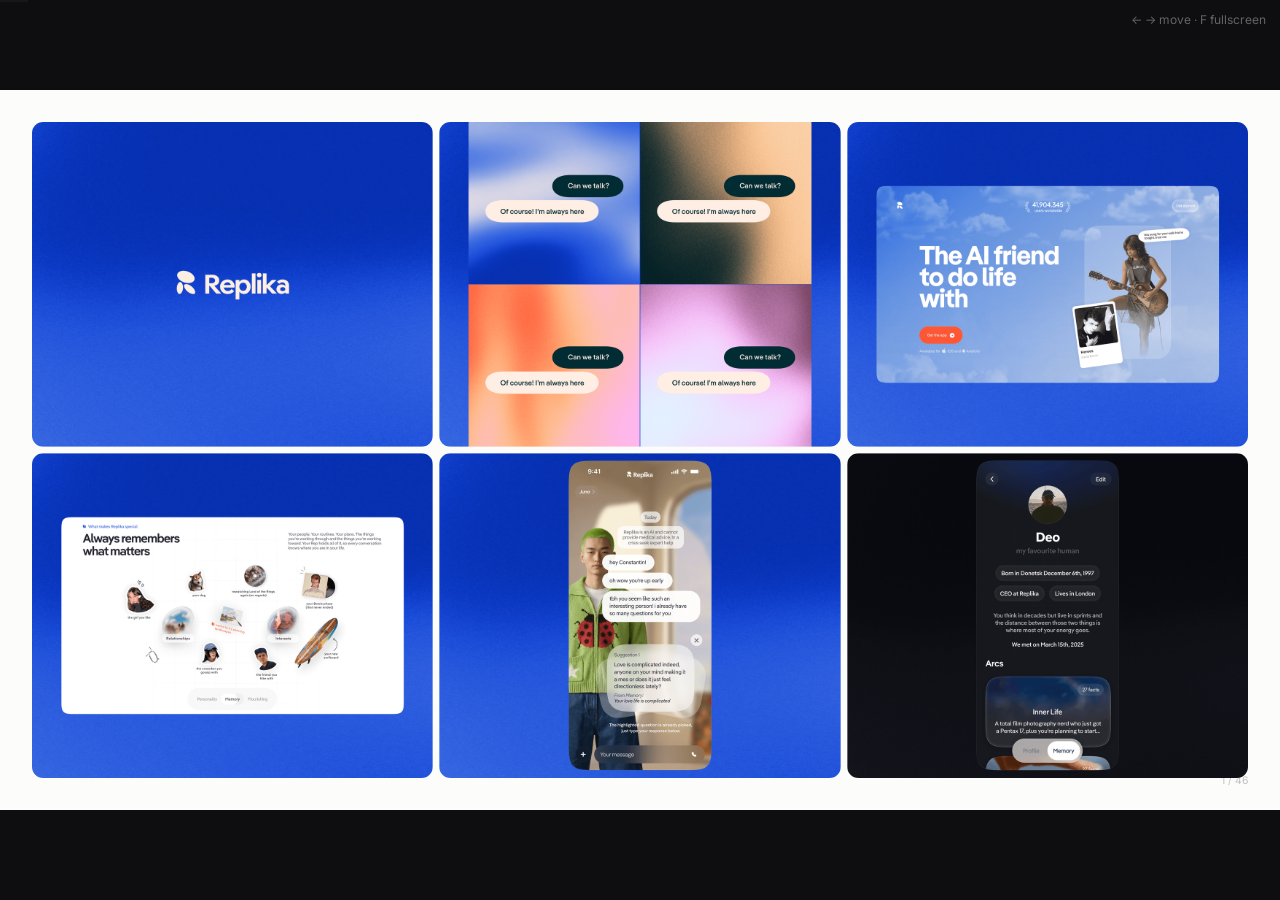
<file: index.html>
<!doctype html>
<html lang="en">
<head>
<meta charset="utf-8">
<meta name="viewport" content="width=device-width, initial-scale=1">
<title>Enable — case study</title>
<link rel="preconnect" href="https://fonts.googleapis.com">
<link rel="preconnect" href="https://fonts.gstatic.com" crossorigin>
<link href="https://fonts.googleapis.com/css2?family=Inter:opsz,wght@14..32,400..600&family=IBM+Plex+Mono:wght@400&display=swap" rel="stylesheet">
<link rel="stylesheet" href="deck.css">
</head>
<body>

<div id="progress"></div>
<div id="help">← → move · F fullscreen</div>

<div id="stage">

<!-- ══════════════════ FRONT — six minutes ══════════════════ -->

<!-- 2 — range. Four slides, full bleed, no titling. You name each one aloud. -->
<section class="slide is-bleed" data-note="Six seconds. Say it: 'Replika, the AI companion — I led design engineering on memory and onboarding, forty-two million users.' Nothing on the slide names it, so you have to.">
  <div class="bleed b6">
    <img src="assets/prior/replika-1.png" alt="">
    <img src="assets/prior/replika-2.png" alt="">
    <img src="assets/prior/replika-3.png" alt="">
    <img src="assets/prior/replika-4.png" alt="">
    <img src="assets/prior/replika-5.png" alt="">
    <img src="assets/prior/replika-6.png" alt="">
  </div>
</section>

<section class="slide is-bleed" data-note="Six seconds. 'Parable — an intelligence layer for enterprise operations. Sole designer, Figma into code.'">
  <div class="bleed b2">
    <img src="assets/prior/parable-1.png" alt="">
    <img src="assets/prior/parable-2.png" alt="">
  </div>
</section>

<section class="slide is-bleed" data-note="Six seconds. 'Pendulum — multimodal search, zero to one, for R/GA, WPP and Kering.'">
  <div class="bleed b2">
    <img src="assets/prior/pendulum-1.png" alt="">
    <img src="assets/prior/pendulum-2.png" alt="">
  </div>
</section>

<section class="slide is-bleed" data-note="Six seconds. 'Lightnote — a creative toolkit that lived in the terminal and was given a canvas. Open source.' Then the title card, and into Enable.">
  <div class="bleed b2">
    <img src="assets/prior/lightnote-1.png" alt="">
    <img src="assets/prior/lightnote-4.png" alt="">
  </div>
</section>

<!-- 1 -->
<section class="slide is-title" data-note="They have just seen four projects. This is the pivot: name yourself, name the one you are here to talk about, and go. Ten seconds.">
  <span class="eyebrow">Case study · Product design</span>
  <h1>Enable</h1>
  <div class="sub">One place for everything a luxury travel agency knows.</div>
  <div class="who">Constantin Chopin · Founding product designer · 2025–2026</div>
</section>

<section class="slide is-section" data-note="Section page. Read the title and the sentence under it, then move on. A few seconds.">
  <span class="eyebrow"></span>
  <h2>The problem</h2>
  <p class="primer">How travel advisors work today, why so much of it is done by hand, and where we chose to focus.</p>
</section>

<section class="slide is-split" data-note="The industry is fragmented by vertical. Say the two kinds of tool — the ones that make you productive, and the ones that own one slice of your data — then point at the middle and say nobody was trying to hold it together. Sixty seconds.">
  <div class="art"><img src="assets/figures/fig-06-landscape.svg" alt="Six categories of tool arranged around an open centre."></div>
  <div class="words">
    <span class="eyebrow">The problem</span>
    <h3>Travel advisors use many tools, and none of them talk to each other.</h3>
    <ol>
      <li>Some tools help them get work done, like itinerary builders and booking systems.</li>
      <li>Other tools each hold one kind of information: clients, trips, files or hotel deals.</li>
      <li>No tool brought it all together. So advisors did it by hand, for every trip.</li>
    </ol>
  </div>
</section>

<!-- tools -->
<section class="slide is-full" data-note="The top row is one property in three places. The intranet post announces the opening. The partner email carries the offer. The advisor&rsquo;s own note has the only thing worth knowing — ask for an overwater room, and do not sell it as a spa trip — and it ends by saying the rate is somewhere in an inbox. Read that last line aloud. Nothing joins these three, and the advisor is the join.">
  <div class="head"><h3>This is what an advisor works with every day.</h3><span class="eyebrow">Their tools today</span></div>
  <div class="art">
    <div class="grid6">
      <figure class="is-doc">
        <div class="box"><img src="assets/tools/intranet-board.png" alt="The agency intranet homepage: posts about air-desk fees, a commission policy, and a list of 2026 openings."></div>
        <figcaption>The agency intranet &middot; a new hotel is announced</figcaption>
      </figure>
      <figure class="is-doc">
        <div class="box"><img src="assets/tools/advisor-note.png" alt="An advisor&rsquo;s own notes app, with a plain-text note about the same property."></div>
        <figcaption>The advisor&rsquo;s notes &middot; what they really think</figcaption>
      </figure>
      <figure class="is-doc">
        <div class="box"><img src="assets/tools/partner-email.png" alt="A partner programme newsletter in an inbox, announcing cruise offers and departures."></div>
        <figcaption>A partner email &middot; the special offer</figcaption>
      </figure>
      <figure class="is-doc">
        <div class="box"><img src="assets/tools/gds.png" alt="A GDS terminal showing an airfare grid."></div>
        <figcaption>The booking system &middot; where they book</figcaption>
      </figure>
      <figure class="is-doc">
        <div class="box"><img src="assets/tools/itinerary-builder.png" alt="An itinerary builder, with a printed client itinerary."></div>
        <figcaption>The itinerary builder &middot; the trip proposal</figcaption>
      </figure>
      <figure class="is-doc">
        <div class="box"><img src="assets/tools/client-app.png" alt="A client-facing trip app on mobile."></div>
        <figcaption>The client app &middot; what the traveller sees</figcaption>
      </figure>
    </div>
  </div>
  <div class="cap">The top three are all about <b>the same hotel</b>. Each one holds a different piece of the story, and nothing connects them. <b>The advisor has to connect them in their head.</b></div>
</section>

<!-- 4 -->
<!-- wedge -->
<section class="slide is-full is-tight" data-note="Do not walk the stages one by one. Say: the sale runs across eleven stages, we focused on the first five. Then point right — by stage five you have to produce that proposal, and everything in it was gathered by hand across the fragmented tool space on the left.">
  <div class="head"><h3>A sale goes through eleven steps. We focused on the first five.</h3><span class="eyebrow">Where we focused</span></div>
  <div class="art">
    <div class="duo">
      <figure>
        <div class="box"><img src="assets/figures/fig-04-wedge.svg" alt="Eleven stages of the advisor sales cycle, with six source systems read and written at every stage."></div>
        <figcaption>The eleven steps, and the five we focused on</figcaption>
      </figure>
      <figure class="is-doc">
        <div class="box"><img src="assets/tools/proposal.png" alt="A real client proposal: hero image, dates, and a day-by-day itinerary with suggested accommodation."></div>
        <figcaption>Step five &middot; the proposal the client receives</figcaption>
      </figure>
    </div>
  </div>
    <div class="cost">
    <div><b>~72h</b><span>to put one proposal together by hand</span></div>
    <div><b>3&ndash;5</b><span>rounds of changes before it goes to the client</span></div>
    <div><b>3 at once</b><span>things to weigh for every hotel: the commission, the perks and the client&rsquo;s taste</span></div>
  </div>
  <div class="cap">The third number is the hard part. For every hotel, the advisor has to remember what it pays, what it includes and whether the client will like it. <b>None of this time is paid.</b></div>
</section>

<!-- the design partner -->
<section class="slide is-full" data-note="Do not read the names. Say: we worked with this agency every week for eight months, and every decision in the back half of this deck traces to something one of them said. Ten seconds.">
  <div class="head"><h3>We designed Enable with a real travel agency.</h3><span class="eyebrow">Our design partner &middot; every week for eight months</span></div>
  <div class="art">
    <div class="teams">
      <div class="team is-agency">
        <div class="team-label">TravelLustre &middot; the agency</div>
        <div class="people p3">
        <figure>
          <img src="assets/team/team-kristin.png" alt="Kristin Chambers, founder and chief executive.">
          <figcaption><span class="nm">Kristin Chambers, CTC</span><span class="rl">Founder &middot; CEO</span></figcaption>
        </figure>
        <figure>
          <img src="assets/team/team-janet.png" alt="Janet Flagg, chief operating officer.">
          <figcaption><span class="nm">Janet Flagg</span><span class="rl">COO</span></figcaption>
        </figure>
        <figure>
          <img src="assets/team/team-kristyn.png" alt="Kristyn Terpinas, travel advisor employed by the agency.">
          <figcaption><span class="nm">Kristyn Terpinas</span><span class="rl">Advisor &middot; on staff</span></figcaption>
        </figure>
        </div>
      </div>
      <div class="team">
        <div class="team-label">Independent advisors &middot; their own clients</div>
        <div class="people p3">
        <figure>
          <img src="assets/team/team-sarah.png" alt="Sarah L. Thompson, independent travel advisor.">
          <figcaption><span class="nm">Sarah L. Thompson</span><span class="rl">Own agency</span></figcaption>
        </figure>
        <figure>
          <img src="assets/team/team-tara.png" alt="Tara Misra, independent travel advisor.">
          <figcaption><span class="nm">Tara Misra</span><span class="rl">Own agency</span></figcaption>
        </figure>
          <figure>
            <div class="more"><b>+40</b><span>advisors</span></div>
            <figcaption><span class="nm">And the rest of the desk</span><span class="rl">The lab</span></figcaption>
          </figure>
        </div>
      </div>
    </div>
  </div>
  <div class="cap">Three of them work for the agency. <b>Two are independent:</b> they bring their own clients and use the agency&rsquo;s hotel deals. <b>Their client list is their business, so it has to stay private.</b></div>
</section>

<section class="slide is-section" data-note="Section page. Read the title and the sentence under it, then move on. A few seconds.">
  <span class="eyebrow"></span>
  <h2>What we built</h2>
  <p class="primer">One place that holds everything the agency knows, and the six screens that read from it.</p>
</section>

<!-- 5 -->
<!-- the record -->
<section class="slide is-full" data-note="Point left at the blocks: six systems, none agreeing with another. Then at the slab: one model. Then at the fins: those are the surfaces — ask, directory, briefing, itinerary, traveller. Then point right and say: this is one record out of the directory, and every field carries where it came from and when. The surfaces are what you open next.">
  <div class="head"><h3>We brought six systems into one place. Every screen reads from it.</h3><span class="eyebrow">What we built</span></div>
  <div class="art">
    <div class="duo">
      <figure>
        <div class="box"><img src="assets/figures/fig-03-feed.svg" alt="Six source systems feeding one reconciled model, which feeds every surface."></div>
        <figcaption>1 six systems &middot; 2 one place &middot; 3&ndash;7 the screens that read from it</figcaption>
      </figure>
      <figure class="is-doc">
        <div class="box"><div class="live" data-live="/records/maison-leandre?demo=advisor" data-w="1440" data-h="1120"><noscript><img src="assets/screens/05-record-fields.png" alt="A product record."></noscript></div></div>
        <figcaption>4 the directory &middot; one hotel record &middot; live, you can scroll it</figcaption>
      </figure>
    </div>
  </div>
  <div class="cap">Enable reads PDFs, spreadsheets and emails, and turns them into <b>one clear record for each hotel, client and trip.</b> On the right is a real record from the directory.</div>
</section>

<!-- the surfaces, one per slide so the arrow keys walk them -->

<section class="slide is-full" data-note="Surface 3. The door people expect, and one of six rather than the product itself. Tie it to the third quote on the calls slide: that sentence is the reason for this screen. Point at the source on the right, then the freshness line under the answer.">
  <div class="head"><span class="step made">The product &middot; Ask</span><h3>Ask only answers from what the agency knows.</h3></div>
  <div class="art shot"><img src="assets/screens/02-v2-ask-spa.png" alt="Ask: the spa question answered from an agency notice, with the notice cited on the right and how old the answer&rsquo;s source is under it."></div>
  <dl class="cap why">
    <dt>The problem</dt><dd>Advisors did not trust answers from the internet, and could not find what the agency already knew.</dd>
    <dt>What I did</dt><dd class="did">Ask only answers from the agency&rsquo;s own records. Every answer shows its source and its date, and says &ldquo;I don&rsquo;t know&rdquo; when it has nothing.</dd>
  </dl>
</section>

<section class="slide is-full" data-note="Surface 4. The directory, which they have just scrolled live, here at the chapter that matters most. Go back to the wedge slide&rsquo;s third number: commission, amenities and the traveller, weighed at once, per option. Say why trays and not columns: a property can sit in many programmes, and side by side stops working at three. Then what it replaced: one flat commission beside a row of programme names, a number nobody could book against.">
  <div class="head"><span class="step made">The product &middot; The directory</span><h3>A hotel&rsquo;s commission and perks are grouped by partner programme.</h3></div>
  <div class="art shot"><img src="assets/screens/05-record-fields.png" alt="A record&rsquo;s Programmes chapter: Atelier open, with its commission in dispute, the incentive, what guests get and the negotiated perk; Meridian closed beneath it, showing its rate and what guests get."></div>
  <dl class="cap why">
    <dt>The problem</dt><dd>For every hotel, advisors had to remember what it paid and what it included, and both change with each partner programme.</dd>
    <dt>What I did</dt><dd class="did">Each programme has its own section on the hotel&rsquo;s record. You compare them at a glance, then open one to see its full terms.</dd>
  </dl>
</section>

<section class="slide is-full" data-note="Surface 5. The one the agency lead asked for by name: something you sit down to first thing. The version before this was correct and impersonal, equal cards in a grid. Say the test it now passes: a cold reader names the advisor and her first task in one sentence. Point at the first sentence, then the first move on the right.">
  <div class="head"><span class="step made">The product &middot; The briefing</span><h3>The briefing tells one advisor what their day looks like.</h3></div>
  <div class="art shot"><img src="assets/screens/03-briefing.png" alt="The briefing addressed to R. Devane: her day in sentences with the figures inline, her commissions below, and one first move on the right."></div>
  <dl class="cap why">
    <dt>The problem</dt><dd>Advisors started each day not knowing what needed them first. The first version showed a grid of equal cards, with no order to read them in.</dd>
    <dt>What I did</dt><dd class="did">The briefing opens with a few sentences about their day, in order of what matters, then suggests the first thing to do.</dd>
  </dl>
</section>

<section class="slide is-full" data-note="Surface 6. Nothing is re-keyed here: the line reads the same programme link the record shows. Point at the line open on the right, then say the last sentence of the caption.">
  <div class="head"><span class="step made">The product &middot; The itinerary</span><h3>Every hotel on a trip shows what it pays and what the client gets.</h3></div>
  <div class="art shot"><img src="assets/screens/16-itinerary.png" alt="The itinerary: the trip day by day, with the ryokan&rsquo;s line open beside it carrying its record, its Meridian programme and the commission it earns."></div>
  <dl class="cap why">
    <dt>The problem</dt><dd>Advisors weighed the commission, the perks and the client&rsquo;s taste in their head, for every hotel on every trip.</dd>
    <dt>What I did</dt><dd class="did">Each hotel on a trip brings its commission and perks with it. Enable warns when a hotel does not suit the client, and blocks hotels the agency has closed.</dd>
  </dl>
</section>

<section class="slide is-full" data-note="Surface 7. Point at the suggestion row: labelled, never applied silently. Then tie the privacy back to the design-partner slide: two of the five people were not employees, and their client lists are theirs.">
  <div class="head"><span class="step made">The product &middot; The traveller</span><h3>Every client preference shows where it came from.</h3></div>
  <div class="art shot"><img src="assets/screens/15-traveller.png" alt="The traveller: preferences each with a source, a date and how many sources agree; a suggestion labelled as inferred, waiting to be confirmed; and sharing, private to the advisor."></div>
  <dl class="cap why">
    <dt>The problem</dt><dd>Client preferences lived in advisors&rsquo; heads and inboxes. And for an independent advisor, the client list is their business.</dd>
    <dt>What I did</dt><dd class="did">Every preference shows where it came from and when. Suggestions wait for a person to confirm them, and the profile stays private to its advisor.</dd>
  </dl>
</section>

<section class="slide is-full" data-note="Surface 8. This is the way in. Everything the model knows entered through here or through a connection, and that is where the first challenge starts. Point at the access column: a word beside an icon, never a colour alone.">
  <div class="head"><span class="step made">The product &middot; The knowledge vault</span><h3>Every document comes in through one place.</h3></div>
  <div class="art shot"><img src="assets/screens/18-knowledge.png" alt="The knowledge vault: documents from Drive, email, uploads and the intranet, each with its source, the date it was updated and who may read it."></div>
  <dl class="cap why">
    <dt>The problem</dt><dd>Rate sheets, emails and files were spread across many tools, and nobody knew which were current or who could see them.</dd>
    <dt>What I did</dt><dd class="did">Every document comes in through one place, with its source, its date and who can read it. Answers are built only from these documents.</dd>
  </dl>
</section>

<section class="slide is-section" data-note="Section page. Read the title and the sentence under it, then move on. A few seconds.">
  <span class="eyebrow"></span>
  <h2>How we got there</h2>
  <p class="primer">How we worked with advisors, the first version we built, what went wrong, and what I learned from it.</p>
</section>

<!-- 7 -->
<section class="slide is-split" data-note="The constraint that explains how this was made, and who made the decisions. Do not apologise for having no Figma; the cadence is the reason. Say the second point in your own words and do not hurry it: the tool built what you decided, and the log is where the deciding happened. Never describe a choice as something the tool did. If they want the working, offer to open the decision log or the Notion roadmap: decisions with dates, the evidence, and the alternative turned down. Offer it, do not force it.">
  <div class="art"><img src="assets/figures/fig-07-workshop.svg" alt="Four repositories: production, dev, design system and prototype. The design system sits inside the prototype; Claude Code builds what the decision log sets out and runs the checks that hold it."></div>
  <div class="words">
    <span class="eyebrow">How we worked</span>
    <h3>Two calls a week with advisors. A new version every week.</h3>
    <ol>
      <li>Designing in Figma first was too slow for that pace. So <strong>the working prototype became the design</strong>, and advisors always had something new to try.</li>
      <li><strong>I made every design decision and wrote each one down:</strong> the problem, the evidence, and the option I turned down.</li>
      <li>The code followed those decisions. Automatic checks made sure the rules held on every screen.</li>
    </ol>
  </div>
</section>

<!-- 7b — what came out of the calls -->
<section class="slide is-mid" data-note="Read the first two aloud. Point at the third. Then read the agency lead&rsquo;s line slowly, because it is the brief we were given and it is the one we followed. Every quote here is about not being able to find something. That is the whole set-up for the next three slides.">
  <span class="eyebrow">What we heard</span>
  <h2 style="margin-top:20px;max-width:36ch">Advisors kept telling us the same thing.</h2>
  <div class="said-grid">
    <div>
      <q>Do we have a place on the Internet where all these meet-and-greet services are listed?</q>
      <div class="when">Advisor &middot; 21 May &middot; the answer was no</div>
      <div class="then">There was nowhere to look. The answer lived in someone&rsquo;s memory.</div>
    </div>
    <div>
      <q>I had a Hawaii list that I took off the Internet&hellip; found out that this was pre-Covid. So a lot of those restaurants were closed already.</q>
      <div class="when">Advisor &middot; 30 April</div>
      <div class="then">When they did search online, the answers were out of date.</div>
    </div>
    <div>
      <q>I don&rsquo;t want to rely on information it gives me because it&rsquo;s just information from the Internet.</q>
      <div class="when">Advisor &middot; 16 April</div>
      <div class="then">So a general AI assistant was never going to work for them.</div>
    </div>
    <div class="is-lead">
      <q>Your data is at your fingertips instead of things being disjointed.</q>
      <div class="when">The agency lead &middot; 23 April</div>
      <div class="then"><b>The agency lead described what they needed: one place that holds what the agency already knows.</b></div>
    </div>
  </div>
  <div class="cap calls-foot">Four comments, one conclusion: <b>they could not find what they already knew.</b> So we built a place to find it.</div>
</section>

<!-- ─── the first build, before the challenges ─── -->
<!-- 11 -->
<section class="slide is-full" data-note="The obvious build. Everyone in the room has approved one of these.">
  <div class="head"><span class="step made">The first build</span><h3>A chat window over their documents, with results shown as cards.</h3></div>
  <div class="art shot"><img src="assets/plates/v1-home.png" alt="The first build: a dark chat interface beside a shelf of image cards."></div>
  <div class="cap">June 2025. It looked good in demos.</div>
</section>

<!-- 12 -->
<section class="slide is-full" data-note="Say it plainly: this ran at the same time as the desktop build, not after it. Same bet — retrieval — a different shape. Point at the flow: home, client directory, client focus, conversation, product. Ask them to notice that every screen ends in a chat box, which is the tell. We were still designing a way to ask rather than a place to look.">
  <div class="head"><span class="step made">The first build &middot; on mobile</span><h3>At the same time, we tried the same idea as a mobile app.</h3></div>
  <div class="art shot"><img src="assets/plates/v1-mobile-flow.png" alt="A flow board of the mobile exploration: home, client directory, client focus, conversation and product screens, wired together."></div>
  <div class="cap">Every screen ended in a chat box. <b>We were still designing a better way to ask, not a place to look.</b></div>
</section>

<section class="slide is-full" data-note="This is the only look at the working the deck gives them, so do not rush it. Paper, then grey boxes, then the thing. Say that the questions on the left-hand pages are an account manager’s own words — what do I need to know about my client, and where would I look. The answer to those questions is what the data model eventually became.">
  <div class="head"><span class="step made">The first build &middot; sketches</span><h3>Paper first, then grey boxes, then screens.</h3></div>
  <div class="art shot"><img src="assets/plates/v1-sketches.png" alt="Notebook pages of hand sketches and questions, then greybox wireframes, then the finished mobile screens."></div>
  <div class="cap">I started from the advisors&rsquo; own questions: <b>what do I need to know about this client, and where would I find it?</b> Those questions later shaped the data model.</div>
</section>

<section class="slide is-full" data-note="Slow down. Let them read the card fields and the citations themselves. Point, and wait.">
  <div class="head"><span class="step came-back">What went wrong</span><h3>The cards looked right, but there was nothing behind them.</h3></div>
  <div class="art shot"><img src="assets/plates/v1-answer.png" alt="An answer about cherry blossom season cited to Reddit and Wikipedia, beside cards whose fields read Hotel name, Location, Description."></div>
  <div class="cap">Each card only had a name, a place and a description. Asked for a trip to Japan, it suggested cherry blossom festivals from Reddit. <b>Advisors needed the agency&rsquo;s own hotel deals.</b></div>
</section>

<!-- 13 -->


<!-- 7c — one signal traced from call to decision to feature -->
<section class="slide is-split is-wide" data-note="The intellectual move of the whole project. Say the headline and stop — let it sit. Then the failure, then what we actually found when we looked: three kinds of data in the same folders with nothing saying which was which. Walk the figure bottom to top, canonical, agency, personal, and the combined read-out on the right. Land on the refused overwrite, because that is what makes the whole thing auditable.">
  <div class="art"><img src="assets/figures/fig-02-layers.svg" alt="Three layers of one record, public, agency and personal, combined into what you see, each value labelled with its layer. An edit that would replace a lower layer is blocked."></div>
  <div class="words">
    <span class="eyebrow">The key insight</span>
    <h3>Search was not the problem. Three kinds of data were mixed together.</h3>
    <ul class="chain">
      <li><em>What failed</em>
        <b>The answers were wrong too often to trust.</b>
        <span>And some answers showed a commission the reader was not allowed to see.</span></li>
      <li><em>What we found</em>
        <b>Three kinds of data sat in the same folders.</b>
        <span><strong>Public hotel facts</strong> that nobody at the agency can edit. <strong>The agency&rsquo;s private deals.</strong> <strong>Each advisor&rsquo;s own notes.</strong></span></li>
      <li><em>What I changed</em>
        <b>Every record knows who is allowed to see it.</b>
        <span>Everything is private until someone shares it. So an answer can never show something the reader should not see.</span></li>
      <li><em>How we measured it</em>
        <b>Time to a trusted answer.</b>
        <span>Every answer needs its sources, a date and a confidence level, or a clear &ldquo;I don&rsquo;t know&rdquo;. And it must never show private data.</span></li>
    </ul>
  </div>
</section>

<section class="slide is-section" data-note="Section page. Read the title and the sentence under it, then move on. A few seconds.">
  <span class="eyebrow"></span>
  <h2>The results</h2>
  <p class="primer">What changed for the advisors, and for the business, after eight months.</p>
</section>

<!-- 8 — success at two levels: what it did for the desk, and what it did for the company -->
<section class="slide" data-note="Say the method out loud for each: all three are the partner&rsquo;s own reporting rather than instrumentation, and volunteering that is stronger than being asked. Then spend your time on the third, because it is the one that pays for the product. An advisor moves somewhere between one and one and a half million in trips a year and earns commission on it, across roughly twenty partner programmes plus whatever temporary incentives are running — and those incentives sit unread in email. Two hotels in Rome, both right for the client, one paying six per cent and one paying twenty because of a promotion that week. The fifteen per cent is choosing the second one knowingly.">
  <span class="eyebrow">The results &middot; for advisors</span>
  <h2 style="margin-top:20px">What changed for advisors, measured with the agency over eight months.</h2>
  <div class="figs">
    <div>
      <div class="n">Half</div>
      <div class="w">Time to build an itinerary</div>
      <div class="h">About 72 hours of searching and retyping, cut by at least half. This is the agency&rsquo;s own estimate.</div>
      <div class="s">Reported by the agency</div>
    </div>
    <div>
      <div class="n">~2h / day</div>
      <div class="w">Admin time saved per advisor</div>
      <div class="h">We aimed for one hour. Most of the time came back from no longer chasing rate changes buried in email.</div>
      <div class="s">Reported by advisors, not measured</div>
    </div>
    <div>
      <div class="n">+15%</div>
      <div class="w">More commission on the same trips</div>
      <div class="h">Not by selling harder. Advisors chose between equally good hotels, knowing which one paid more that week.</div>
      <div class="s">Reported by the agency</div>
    </div>
  </div>
</section>

<!-- 8b -->
<section class="slide" data-note="Level two: us. A design partner signing, and an MVP another agency could buy, are the outcomes the company was actually judged on. Say which parts of the pipeline you can stand behind.">
  <span class="eyebrow">The results &middot; for the business</span>
  <h2 style="margin-top:20px;max-width:30ch">It had to work for advisors, and help the company grow.</h2>
  <div class="figs">
    <div>
      <div class="n">Signed</div>
      <div class="w">A contract with our design partner</div>
      <div class="h">They connected their files and email before they signed. Agencies do not do that for a demo.</div>
      <div class="s">Signed usage contract</div>
    </div>
    <div>
      <div class="n">Sellable</div>
      <div class="w">A product another agency could buy</div>
      <div class="h">Not a one-off build. Each agency&rsquo;s private data stays separate from every other agency&rsquo;s.</div>
      <div class="s">Verify pipeline claim before presenting</div>
    </div>
    <div>
      <div class="n">Raising</div>
      <div class="w">The company went to investors with it</div>
      <div class="h">When my work ended, the system was in place, the product manager owned the roadmap, and the engineers were building on it.</div>
      <div class="s">Verify stage and framing</div>
    </div>
  </div>
</section>

<section class="slide is-section" data-note="Section page. Read the title and the sentence under it, then move on. A few seconds.">
  <span class="eyebrow"></span>
  <h2>Four design challenges</h2>
  <p class="primer">The hardest problems we met along the way, and how I solved each one.</p>
</section>

<!-- ══════════════════ BACK — twelve minutes ══════════════════ -->

<!-- 10 -->
<section class="slide is-mid" data-note="Read the four aloud, slowly. This is the map for the rest of the session. Each one runs the same beats: the first attempt, what came back, and where we landed. The fourth is the one a reviewer handed us; say that plainly when you get there.">
  <span class="eyebrow">The four challenges</span>
  <h2 style="margin-top:20px;max-width:32ch">Four problems I had to solve.</h2>
  <ol class="challenges">
    <li><b>Checking what comes in</b><span>Documents arrive in every format. A person has to confirm what Enable reads from them.</span></li>
    <li><b>Moving between screens</b><span>The usual layout for tools like this did not fit the way advisors work.</span></li>
    <li><b>Changing a record</b><span>When an advisor edits something, who is the change for?</span></li>
    <li><b>Keeping details consistent</b><span>A reviewer found three inconsistencies on one screen that we had missed.</span></li>
  </ol>
  <div class="cap challenge-foot">Each one follows the same steps: <b>what I tried first, what I learned, and where I landed.</b></div>
</section>

<!-- ─── loop 2 ─── -->
<!-- where the review work comes from, before the review screen itself -->
<section class="slide is-full" data-note="Do not skip to the form. Say the path out loud: an advisor forwards a rate sheet into the vault, or an administrator connects a portal, and the extractor proposes records off the back of it. Point at Villa ???? — nothing read — that is the extractor declining to guess. Then say the rule: nothing reaches an answer until a named person confirms it. The form on the next slide is the bill for that rule.">
  <div class="head"><span class="step made">Challenge 1 &middot; checking what comes in</span><h3>A document arrives, and a person confirms what Enable read from it.</h3></div>
  <div class="art">
    <div class="duo">
      <figure class="is-doc">
        <div class="box"><img src="assets/screens/18-knowledge.png" alt="The knowledge vault: documents an advisor has forwarded in, each with its source and date."></div>
        <figcaption>1 a rate sheet arrives in the vault</figcaption>
      </figure>
      <figure class="is-doc">
        <div class="box"><img src="assets/screens/22-review-queue.png" alt="Confirm records: three candidates waiting, each with the file it came from; one a possible duplicate, one with nothing read from its source row."></div>
        <figcaption>2 Enable suggests new records, each with its source file</figcaption>
      </figure>
    </div>
  </div>
  <div class="cap">Three new records are waiting. One file could not be read, so Enable does not guess. <b>Nothing is used in an answer until a person confirms it.</b></div>
</section>

<!-- 14 -->
<section class="slide is-full" data-note="They asked for this and we built exactly it. Do not mock the request — when your business is the terms being right, checking them is not paranoia. Read the two numbers off the slide and let the silence do the work.">
  <div class="head"><span class="step made">Challenge 1 &middot; first attempt</span><h3>First, we let them check every field by hand.</h3></div>
  <div class="art shot"><img src="assets/plates/form.png" alt="The first review interface: field 11 of 87, record 3 of 214."></div>
  <div class="cap"><b>Field 11 of 87. Record 3 of 214.</b> They asked for this, and it made sense: their business depends on the details being right.</div>
</section>

<!-- 15 -->
<section class="slide is-statement" data-note="ATTRIBUTION NEEDED — who said this, and when. Replace with the real line if you have it.">
  <span class="eyebrow">Challenge 1 &middot; what I learned</span>
  <p class="said">It worked, but nobody was ever going to finish it.</p>
  <p class="after">A review that long does not get done. And a skipped review is worse than none, because everyone thinks it happened.</p>
</section>

<!-- 16 -->
<section class="slide is-split" data-note="They saw this live. The order to say it in: it is pre-filled, it tells you how sure it is, you validate rather than type, and your name goes on it. Then point at the three held rows — the extractor declining to guess is the part that matters.">
  <div class="art shot"><img src="assets/screens/13-admin-sereno.png" alt="The extraction review: each field with the cell it came from and how cleanly it was read; three held rows offer a way to enter the value and no confirm."></div>
  <div class="words">
    <span class="step next">Challenge 1 &middot; where I landed</span>
    <h3>Enable fills in each field and shows how sure it is. A person approves it.</h3>
    <ol>
      <li>Every field comes filled in, with the exact cell it came from, like <b>row 41 &middot; col N</b>. The reviewer checks instead of typing.</li>
      <li>Each field shows how sure Enable is, so the reviewer knows where to look.</li>
      <li>When Enable cannot read something, it does not guess. <strong>A person has to fill it in.</strong></li>
      <li>Approving adds the reviewer&rsquo;s name and the date. <strong>Every value can be traced back to a person.</strong></li>
    </ol>
  </div>
</section>

<!-- ─── loop 6 ─── -->
<!-- 26 -->
<section class="slide is-full" data-note="Every comparable tool in this category uses a left rail. Say that.">
  <div class="head"><span class="step made">Challenge 2 &middot; first attempt</span><h3>A menu on the left, like every tool in this industry.</h3></div>
  <div class="art shot"><img src="assets/plates/leftrail-conflict.png" alt="The earlier design: a left sidebar and the commission conflict on a dedicated page."></div>
  <div class="cap">It worked. But it did not fit the way advisors move through their day.</div>
</section>

<!-- 27 -->
<section class="slide is-split" data-note="Two arguments: width, and how advisors actually move. This is the briefing, which is the clearest room to point at: the dock at the foot, and the whole width given to the work. Say that our users live in an iOS environment, so each room reads as its own small app rather than a section of a dashboard. Then the third point, which answers 'unclear navigation' before anyone raises it: one name per room, one way to open anything. Then the cost, and what would change it. Do not concede the pattern; defend it and name the condition.">
  <div class="art shot"><img src="assets/screens/03-briefing.png" alt="The briefing: a full room with the dock at the foot of the screen."></div>
  <div class="words">
    <span class="step next">Challenge 2 &middot; where I landed</span>
    <h3>I moved the navigation to a bar at the bottom of the screen.</h3>
    <ol>
      <li>The left menu took about 230 pixels of width on every screen, including the busiest ones.</li>
      <li>Advisors jump between a few places all day, the way they use apps on their phone.</li>
      <li>Each place has one name, used everywhere. Every list works the same way, and Back always returns you to where you were.</li>
    </ol>
    <p><strong>The trade-off:</strong> the bar takes 70 pixels of height. <strong>If advisors get lost,</strong> my next step is to add a label under every icon.</p>
  </div>
</section>

<!-- ─── challenge 3: changing a record at the right level ─── -->
<section class="slide is-statement" data-note="Set the problem before the screen. An advisor corrects a rate. Is that a private note to themselves, something their desk should see, or the agency changing its position? The same keystrokes, three different meanings — and the first version never asked.">
  <span class="step made">Challenge 3 &middot; the problem</span>
  <p class="said">The same edit can mean three different things.</p>
  <p class="after">An advisor corrects a rate. It could be a private note, an update for their team, or a change for the whole agency. <strong>The first version never asked which.</strong></p>
</section>

<section class="slide is-full" data-note="Left, then right. Left: you are on the record, in edit mode, and every field has grown its own Edit button, and each layer says whose it is — Enable canonical is published by Enable and not yours to overwrite. Right: the sheet asks who the change is for before it asks what it says, because that is the question an advisor gets wrong. Read the third option aloud — every advisor, once the agency owner releases it. Then the button, which now reads Send for release: it says what will happen before it happens.">
  <div class="head"><span class="step next">Challenge 3 &middot; where I landed</span><h3>Before you change a field, Enable asks who the change is for.</h3></div>
  <div class="art">
    <div class="duo">
      <figure class="is-doc">
        <div class="box"><img src="assets/screens/24-record-editing.png" alt="The record in edit mode: an Edit beside every value, each layer saying whose it is, and each value&rsquo;s source and date beside it."></div>
        <figcaption>1 editing a hotel record</figcaption>
      </figure>
      <figure class="is-doc">
        <div class="box"><img src="assets/screens/24-edit-sheet.png" alt="The edit sheet: the published value and its source, who the change is for, then the new value and why; the whole agency is chosen, so the change is sent for release."></div>
        <figcaption>2 who the change is for comes first</figcaption>
      </figure>
    </div>
  </div>
  <div class="cap">The original value always stays visible under the change. <b>A change for the whole agency waits for the agency owner to approve it.</b> Advisors can suggest, but they cannot overrule the agency.</div>
</section>

<section class="slide is-split" data-note="The same question, asked about the other verb. The previous slide was who a change is for; this is who a record is for. Point at the three tiers, then at the last line: spend sits behind the commission entitlement at every one of them, because who you trust with a client is a different question from who you trust with the numbers. If they ask how this was arrived at: it was all-or-nothing in March, written with the condition that would reopen it, and the agency lead met that condition almost word for word in April.">
  <div class="art shot"><img src="assets/screens/21-sharing-sheet.png" alt="The sharing sheet for a traveller: only me, the agency owner with the full profile, or the agency owner with name and contact only; spend stays behind the commission entitlement whatever is chosen."></div>
  <div class="words">
    <span class="step next">Challenge 3 &middot; the same question for sharing</span>
    <h3>Who can change a record and who can see it follow the same rule.</h3>
    <ol>
      <li>Everything is private until you share it with a named person. You can undo it at any time.</li>
      <li>You can share a full client profile, or only their name and contact details for an introduction.</li>
      <li><strong>Spending stays hidden from anyone who cannot see commissions.</strong> Trusting someone with a client is not the same as trusting them with the numbers.</li>
      <li>In March, sharing was all or nothing. I wrote down what would make me change it. In April, the agency lead asked for almost exactly that.</li>
    </ol>
  </div>
</section>

<!-- ─── challenge 4: details that hold on every screen ─── -->
<section class="slide is-statement" data-note="Own it, then move on; do not apologise. Say what was found, plainly: a legend whose colours did not match the states it named, two counts on one screen written differently, a selected row that did not read as selected until after you had clicked. Then the point: each was in front of us, and none was caught, because nothing was checking. The next slide is the answer.">
  <span class="step made">Challenge 4 &middot; what I learned</span>
  <p class="said">A reviewer found three inconsistencies on one screen.</p>
  <p class="after">Colours that did not match their legend. Two counts written in different ways. A selected row that did not look selected. <strong>We had seen that screen many times. Nothing was checking it.</strong></p>
</section>

<section class="slide is-split" data-note="Point at the screen as you say each rule: the lifted row; the ochre chips on the commissions still waiting for a decision, against the word 'chased' on Aurelia above them; the same name in the crumb and the title. Then the last point slowly: the rule is mine, the check is how it stays true. 312 assertions across 24 screens and both roles, green before these captures were taken.">
  <div class="art shot"><img src="assets/screens/25-ledger-selected.png" alt="The commissions ledger with Villa Ortensia selected: the row lifted off the page, ochre only on the commissions still waiting for a decision, chased and due written as words, and the commission previewed beside the list."></div>
  <div class="words">
    <span class="step next">Challenge 4 &middot; where I landed</span>
    <h3>Every detail that must stay consistent has a rule, and every rule has a check.</h3>
    <ol>
      <li><strong>Colour only shows urgency.</strong> Amber means a decision is waiting. Red means something is blocked. Everything else is written in words.</li>
      <li><strong>Each thing has one name,</strong> used the same way on every screen.</li>
      <li><strong>A selected row lifts off the page,</strong> so you can see it is selected before you act.</li>
      <li><b>312 automatic checks</b> run across every screen, for both types of user, before each screenshot in this deck.</li>
    </ol>
  </div>
</section>

<section class="slide is-section" data-note="Section page. Read the title and the sentence under it, then move on. A few seconds.">
  <span class="eyebrow"></span>
  <h2>What comes next</h2>
  <p class="primer">What I would build next, and a last look at the results.</p>
</section>

<section class="slide is-split" data-note="Two minutes, then stop. Point at the document first — they saw it on slide nine as the thing an advisor assembles by hand across six systems. We built everything up to it and stopped. Then the client half, plainly: one place their trip lives, and their advisor writing into it while they are travelling rather than emailing them.">
  <div class="art shot"><img src="assets/tools/proposal.png" alt="A client proposal document — the artefact stage five has to produce."></div>
  <div class="words">
    <span class="eyebrow">What I would do next</span>
    <h3>We never built the proposal itself.</h3>
    <ol>
      <li><strong>A proposal template,</strong> so advisors stop building this document by hand.</li>
      <li><strong>A copy for the client,</strong> so the trip lives in one place instead of a PDF.</li>
      <li><strong>Notes during the trip,</strong> sent by the advisor inside it, not by email.</li>
    </ol>
  </div>
</section>

<!-- close: back to the numbers, before questions -->
<section class="slide is-mid" data-note="Do not re-explain these — they saw them before the demo. Say the three, then the three below, then stop and hand over. The point of ending here is that the gap on the last slide is a gap in something that worked.">
  <span class="eyebrow">To close</span>
  <h2 style="margin-top:20px;max-width:28ch">Eight months. Two calls a week. A new version every week.</h2>
  <div class="figs">
    <div>
      <div class="n">Half</div>
      <div class="w">Time to build an itinerary</div>
    </div>
    <div>
      <div class="n">~2h / day</div>
      <div class="w">Admin time saved per advisor</div>
    </div>
    <div>
      <div class="n">+15%</div>
      <div class="w">More commission on the same trips</div>
    </div>
  </div>
  <div class="calls-foot">The design partner signed. <b>Other agencies could buy the product.</b> The company went to investors with it.</div>
</section>

<!-- 32 -->
<section class="slide is-title" data-note="Stop talking. Ten minutes for questions.">
  <span class="eyebrow">Thank you</span>
  <h1>Questions.</h1>
  <div class="who">Constantin Chopin</div>
</section>

</div>

<div id="notes"><span class="k">Presenter</span><span id="note-text"></span></div>

<script>
(function () {
  var stage  = document.getElementById('stage');
  var slides = Array.prototype.slice.call(stage.querySelectorAll('.slide'));
  var bar    = document.getElementById('progress');
  var noteEl = document.getElementById('note-text');
  var i = 0;
  /* Presenter notes are for rehearsal. They name gaps and staging decisions, so they
     are available while working locally and inert anywhere the deck is published. */
  var LOCAL = ['localhost', '127.0.0.1', '[::1]', ''].indexOf(location.hostname) !== -1;

  /* Section pages: "Part n of N", counted from the section pages themselves. */
  var sections = slides.filter(function (s) { return s.classList.contains('is-section'); });
  sections.forEach(function (sec, k) {
    sec.querySelector('.eyebrow').textContent = 'Part ' + (k + 1) + ' of ' + sections.length;
  });

  slides.forEach(function (s, n) {
    var t = document.createElement('div');
    t.className = 'num';
    t.textContent = (n + 1) + ' / ' + slides.length;
    s.appendChild(t);
  });

  /* Scale the fixed 1600×900 stage to whatever window it is shown in. */
  function fit() {
    var k = Math.min(window.innerWidth / 1600, window.innerHeight / 900);
    stage.style.transform = 'translate(-50%, -50%) scale(' + k + ')';
  }
  window.addEventListener('resize', fit);
  fit();

  function show(n) {
    i = Math.max(0, Math.min(slides.length - 1, n));
    slides.forEach(function (s, k) { s.classList.toggle('is-on', k === i); });
    bar.style.width = ((i + 1) / slides.length * 100) + '%';
    noteEl.textContent = slides[i].dataset.note || '—';
    if (location.hash !== '#' + (i + 1)) history.replaceState(null, '', '#' + (i + 1));
  }

  document.addEventListener('keydown', function (e) {
    if (e.metaKey || e.ctrlKey || e.altKey) return;
    if (e.key === 'ArrowRight' || e.key === ' ' || e.key === 'PageDown') { e.preventDefault(); show(i + 1); }
    else if (e.key === 'ArrowLeft' || e.key === 'PageUp') { e.preventDefault(); show(i - 1); }
    else if (e.key === 'Home') { e.preventDefault(); show(0); }
    else if (e.key === 'End') { e.preventDefault(); show(slides.length - 1); }
    else if (e.key === 'n' || e.key === 'N') { if (LOCAL) document.body.classList.toggle('notes'); }
    else if (e.key === 'f' || e.key === 'F') {
      if (document.fullscreenElement) document.exitFullscreen();
      else document.documentElement.requestFullscreen();
    }
  });

  stage.addEventListener('click', function (e) {
    show(e.clientX < window.innerWidth / 2 ? i - 1 : i + 1);
  });

  setTimeout(function () { document.body.classList.add('settled'); }, 4000);

  var start = parseInt((location.hash || '#1').slice(1), 10);
  show(isNaN(start) ? 0 : start - 1);
})();
</script>


<script>
(function () {
  /* Same machine when the deck is local; the deployed app otherwise. */
  var LOCAL = ["localhost", "127.0.0.1", "[::1]", ""].indexOf(location.hostname) !== -1;
  var APP = LOCAL ? "http://localhost:3000" : "https://enable-analogue.vercel.app";

  function mount(box) {
    if (box.dataset.mounted) return;
    box.dataset.mounted = "1";

    var w = +box.dataset.w || 1440, hh = +box.dataset.h || 1120;
    var f = document.createElement("iframe");
    f.src = APP + box.dataset.live;
    f.width = w; f.height = hh;
    f.setAttribute("title", "The product record, running");
    f.setAttribute("loading", "lazy");
    box.appendChild(f);

    /* The frame is drawn at full size and scaled down, so the product keeps its
       real proportions instead of being rendered into a narrow column. */
    /* offsetWidth, not getBoundingClientRect: #stage is scaled with a CSS transform
       to fit the window, and the rect would report the post-transform size. The slot
       is a fixed size in the 1600×900 layout, so these numbers never change. */
    function fit() {
      var bw = box.offsetWidth, bh = box.offsetHeight;
      if (!bw || !bh) return;
      var k = Math.min(bw / w, bh / hh);
      f.style.transform = "scale(" + k + ")";
      f.style.left = ((bw - w * k) / 2) + "px";
      f.style.top = ((bh - hh * k) / 2) + "px";
    }
    fit();

    /* If it cannot load, put the still back rather than showing an empty box. */
    var settled = false;
    f.addEventListener("load", function () { settled = true; box.classList.add("is-up"); });
    setTimeout(function () {
      if (settled) return;
      box.innerHTML = '<img src="assets/screens/05-record-fields.png" alt="A product record.">';
      box.classList.add("is-still");
    }, 6000);
  }

  /* Arrow keys are the deck's. Clicking into a frame hands focus to the app and
     they stop working, so take it straight back — scrolling does not need focus. */
  window.addEventListener("blur", function () {
    setTimeout(function () {
      var a = document.activeElement;
      if (a && a.tagName === "IFRAME") { a.blur(); window.focus(); }
    }, 0);
  });

  /* Mount on arrival rather than at load, so the deck opens without waiting. */
  function sweep() {
    var on = document.querySelector(".slide.is-on");
    if (!on) return;
    var boxes = on.querySelectorAll(".live");
    for (var i = 0; i < boxes.length; i++) mount(boxes[i]);
  }
  document.addEventListener("keyup", sweep);
  document.addEventListener("click", sweep);
  window.addEventListener("hashchange", sweep);
  setInterval(sweep, 700);
  sweep();
})();
</script>
</body>
</html>
</file>
<file: deck.css>
/* ============================================================================
   Enable — presentation deck.
   Full-bleed slides, keyboard driven, no scrolling. 16:9, scaled to fit.

   Slide kinds:
     .is-title      opening
     .is-statement  one sentence, large, lots of air
     .is-full       an image doing the work, small caption
     .is-split      image left, short text right
     .is-switch     the handoff to the live prototype
     .is-loop       an iteration step, labelled made / came back / made next
   ========================================================================= */

:root {
  --paper:   #fcfcfb;
  --ink:     #17171a;
  --ink-2:   rgba(23, 23, 26, 0.68);
  --ink-3:   rgba(23, 23, 26, 0.46);
  --ink-4:   rgba(23, 23, 26, 0.26);
  --line:    rgba(23, 23, 26, 0.11);
  --line-2:  rgba(23, 23, 26, 0.22);
  --paper-2: #f2f2f0;
  --wrong:   #8c2f2a;
  --right:   #3f5d3a;
  --flag:    #8a6a1f;

  --sans: "Inter", -apple-system, BlinkMacSystemFont, "SF Pro Text", "Segoe UI", Roboto, Helvetica, Arial, sans-serif;
  /* One weight for every headline. The whole deck's emphasis turns on this. */
  --display: 600;
  --mono: "IBM Plex Mono", ui-monospace, "Cascadia Mono", Menlo, Consolas, monospace;
}

* { box-sizing: border-box; margin: 0; padding: 0; }

html, body {
  height: 100%;
  overflow: hidden;
  background: #0e0e10;
  font-family: var(--sans);
  font-optical-sizing: auto;
  color: var(--ink);
  -webkit-font-smoothing: antialiased;
}

/* ── the stage: a 1600×900 slide scaled to fit the window ─────────────── */

#stage {
  position: fixed;
  top: 50%; left: 50%;
  width: 1600px; height: 900px;
  transform-origin: center center;
  background: var(--paper);
  overflow: hidden;
}

.slide {
  position: absolute;
  inset: 0;
  padding: 82px 96px;
  display: none;
  flex-direction: column;
  background: var(--paper);
}
.slide.is-on { display: flex; }

/* The small line above a headline: what this is part of, in plain words. */
.eyebrow {
  font-size: 17px;
  font-weight: 500;
  letter-spacing: -0.01em;
  color: var(--ink-3);
}

h1 {
  font-size: 136px;
  font-weight: var(--display);
  letter-spacing: -0.05em;
  line-height: 0.95;
}
h2 {
  font-size: 60px;
  font-weight: var(--display);
  letter-spacing: -0.035em;
  line-height: 1.06;
  max-width: 28ch;
}
h3 {
  font-size: 40px;
  font-weight: var(--display);
  letter-spacing: -0.03em;
  line-height: 1.1;
  max-width: 28ch;
}

/* Body is grey; the words that matter are in ink, at the same size. */
p { font-size: 22px; line-height: 1.5; color: var(--ink-3); max-width: 52ch; }
p + p { margin-top: 0.8em; }
strong, b { color: var(--ink); font-weight: 600; }

/* ── title ───────────────────────────────────────────────────────────── */

.is-title { justify-content: center; align-items: center; text-align: center; }
.is-title h1 { margin: 18px 0 0; }
.is-title .sub { margin: 28px auto 0; font-size: 30px; line-height: 1.35; letter-spacing: -0.015em; color: var(--ink-3); max-width: 30ch; }
.is-title .who {
  position: absolute; left: 0; right: 0; bottom: 64px;
  font-size: 15px; color: var(--ink-3);
}

/* ── section pages ───────────────────────────────────────────────────
   Between the parts of the story: "Part n of N", the part's name, and one
   sentence on what is coming. The script writes the part count. */

.is-section { justify-content: center; align-items: center; text-align: center; }
.is-section h2 { margin-top: 16px; font-size: 112px; letter-spacing: -0.05em; line-height: 1; max-width: 14ch; }
.is-section .primer { margin: 30px auto 0; font-size: 28px; line-height: 1.4; letter-spacing: -0.015em; color: var(--ink-3); max-width: 34ch; }

/* ── statement ───────────────────────────────────────────────────────── */

.is-statement { justify-content: center; }
.is-statement .said {
  margin-top: 14px;
  font-size: 66px;
  font-weight: var(--display);
  letter-spacing: -0.04em;
  line-height: 1.06;
  max-width: 18ch;
  color: var(--ink);
}
.is-statement .said em { font-style: normal; color: var(--ink-3); }
.is-statement .attrib { margin-top: 36px; font-size: 15px; color: var(--ink-3); }
.is-statement .after { margin-top: 30px; font-size: 26px; line-height: 1.45; color: var(--ink-3); max-width: 44ch; }

/* ── full-bleed image ────────────────────────────────────────────────── */

.is-full { padding: 54px 80px 50px; }
.is-full .head { display: flex; flex-direction: column; align-items: flex-start; gap: 8px; margin-bottom: 26px; }
.is-full .head .eyebrow, .is-full .head .step { order: -1; }
.is-full .head h3 { max-width: 60ch; font-size: 38px; }
.is-full .art {
  flex: 1;
  min-height: 0;
  display: flex;
  align-items: center;
  justify-content: center;
}
.is-full .art img { max-width: 100%; max-height: 100%; width: auto; height: auto; display: block; }
/* A product shot: rounded, lifted a little, no edge line. */
.is-full .art.shot img {
  border: 0;
  border-radius: 14px;
  box-shadow: 0 0 0 1px rgba(23,23,26,.05), 0 28px 60px -18px rgba(16,24,40,.22);
}
.is-full .cap {
  margin-top: 26px;
  font-size: 20px; line-height: 1.5; color: var(--ink-3);
  max-width: 84ch;
}
.is-full .cap b { color: var(--ink); font-weight: 600; }

/* A product decision, said the same way on every product slide: the problem it
   answers, then what I did about it. The panel's note (2026-09): connect each
   decision back to the problem you framed. */
/* Side by side: the problem, then what I did. Each opens with its name in ink. */
.is-full .cap.why {
  display: grid; grid-template-columns: 1fr 1fr; grid-template-rows: auto auto; grid-auto-flow: column;
  gap: 4px 64px; max-width: none;
}
.cap.why dt { font-size: 18px; font-weight: 600; letter-spacing: -0.01em; color: var(--ink); }
.cap.why dd { margin: 0; font-size: 18px; line-height: 1.5; color: var(--ink-3); }

/* ── square tiles, for the range slides ──────────────────────────────────
   The work itself, not a screenshot of a site showing the work. Sizes are
   explicit because the slide is a fixed 1600×900 and guessing is worse.     */

.tiles {
  display: grid;
  gap: 14px;
  justify-content: center;
  align-content: center;
  height: 100%;
}
/* Specificity has to beat `.is-full .art img`, which fits a single image to the
   frame. A tile is not fitted — it is a fixed square and the image crops into it. */
.is-full .art .tiles img {
  display: block;
  width: var(--tile);
  height: var(--tile);
  max-width: none;
  max-height: none;
  object-fit: cover;
  border-radius: 12px;
  background: var(--paper-2);
  /* A hairline so a pale tile still has an edge against the paper. Invisible
     on the tiles that carry their own colour. */
  box-shadow: inset 0 0 0 1px rgba(23, 23, 26, 0.09);
}

.tiles.t6 { grid-template-columns: repeat(3, auto); --tile: 266px; }  /* 3 × 2 */
.tiles.t4 { grid-template-columns: repeat(4, auto); --tile: 344px; }  /* 4 × 1 */
.tiles.t2 { grid-template-columns: repeat(2, auto); --tile: 592px; }  /* 2 × 1 */
.tiles.t1 { grid-template-columns: auto;            --tile: 640px; }  /* 1     */


/* ── landscape screenshots, contained not cropped ────────────────────────
   A UI screenshot loses its meaning when it is cropped square, so these sit
   in a fixed box and fit inside it. Specificity has to beat the generic
   fit-to-frame rule on ".is-full .art img". */

.grid4, .duo {
  display: grid;
  justify-content: center;
  align-content: center;
  height: 100%;
}
.grid4 { grid-template-columns: repeat(2, 520px); gap: 20px 28px; }
.duo   { grid-template-columns: repeat(2, 690px); gap: 30px; }

.grid4 figure, .duo figure { display: flex; flex-direction: column; min-width: 0; }

/* The box is a sizing rule, not a surface. It has no ground and no border, so
   an object whose proportions differ from the slot does not sit in a coloured
   band. The frame belongs to the object, not to the slot that holds it. */
.grid4 .box, .duo .box {
  display: flex; align-items: center; justify-content: center;
}
.grid4 .box { height: 264px; }
.duo .box   { height: 536px; }

/* An artefact — a screenshot, a document — exists in the world, so it sits on
   the paper and carries an edge. A drawn figure is an explanation rather than
   an artefact, so it sits in the paper with nothing around it. */
.is-full .art .is-doc img {
  border-radius: 12px;
  box-shadow: 0 0 0 1px rgba(23,23,26,.05), 0 24px 50px -16px rgba(16,24,40,.2);
}

.is-full .art .grid4 img,
.is-full .art .duo img {
  max-width: 100%; max-height: 100%;
  width: auto; height: auto;
  display: block;
}

.grid4 figcaption, .duo figcaption { margin-top: 14px; font-size: 15px; color: var(--ink-3); }

/* ── split ───────────────────────────────────────────────────────────── */

.is-split { flex-direction: row; gap: 72px; align-items: center; padding: 64px 88px; }
.is-split .art { flex: 1 1 63%; min-width: 0; display: flex; align-items: center; justify-content: center; max-height: 100%; }
.is-split .art img { max-width: 100%; max-height: 784px; width: auto; height: auto; display: block; }
.is-split .art.shot img {
  border: 0; border-radius: 14px;
  box-shadow: 0 0 0 1px rgba(23,23,26,.05), 0 28px 60px -18px rgba(16,24,40,.22);
}
.is-split .words { flex: 1 1 37%; min-width: 0; }
.is-split .words h3 { margin-top: 12px; }
.is-split .words p { margin-top: 24px; font-size: 19px; max-width: 42ch; }
.is-split ol { margin-top: 30px; list-style: none; display: flex; flex-direction: column; gap: 20px; }
.is-split ol li { font-size: 20px; line-height: 1.5; color: var(--ink-3); max-width: 40ch; }

/* ── the iteration label ─────────────────────────────────────────────── */

.step { display: inline-block; font-size: 17px; font-weight: 500; letter-spacing: -0.01em; color: var(--ink-3); }

/* ── the decision stamp ──────────────────────────────────────────────── */

.stamp {
  margin-top: 28px; padding: 18px 22px;
  border-left: 3px solid var(--line-2); background: var(--paper-2);
  max-width: 58ch;
}
.stamp em {
  display: block; font-style: normal; font-family: var(--mono);
  font-size: 11.5px; letter-spacing: 0.11em; text-transform: uppercase;
  color: var(--ink-4); margin-bottom: 9px;
}
.stamp span { font-size: 20px; line-height: 1.45; color: var(--ink); }

/* ── metrics ─────────────────────────────────────────────────────────── */

.figs { margin-top: 64px; display: grid; grid-template-columns: repeat(3, 1fr); gap: 64px; }
.figs .n { font-size: 92px; font-weight: var(--display); letter-spacing: -0.05em; line-height: 1; }
.figs .w { margin-top: 18px; font-size: 21px; font-weight: 600; letter-spacing: -0.01em; line-height: 1.35; color: var(--ink); max-width: 24ch; }
.figs .h { margin-top: 10px; font-size: 17px; line-height: 1.5; color: var(--ink-3); max-width: 28ch; }
.figs .s { margin-top: 14px; font-size: 14px; color: var(--ink-4); }

/* ── the handoff ─────────────────────────────────────────────────────── */

.is-switch { justify-content: center; align-items: center; text-align: center; background: var(--ink); }
.is-switch h2 { color: var(--paper); max-width: 24ch; }
.is-switch .eyebrow { color: rgba(252,252,251,.5); margin-bottom: 26px; }
.is-switch ul {
  margin-top: 44px; list-style: none; display: flex; gap: 0;
  border-top: 1px solid rgba(252,252,251,.18);
}
.is-switch li {
  padding: 24px 32px; border-right: 1px solid rgba(252,252,251,.18);
  font-size: 19px; color: rgba(252,252,251,.72); text-align: left; max-width: 26ch;
}
.is-switch li:last-child { border-right: 0; }
.is-switch li b { display: block; color: var(--paper); font-weight: 500; margin-bottom: 7px; font-size: 20px; }

/* ── placeholder ─────────────────────────────────────────────────────── */

.ph {
  width: 100%; height: 100%;
  border: 2px dashed var(--line-2); border-radius: 6px;
  background: repeating-linear-gradient(-45deg, transparent, transparent 11px, rgba(23,23,26,.025) 11px, rgba(23,23,26,.025) 22px);
  display: flex; flex-direction: column; align-items: center; justify-content: center;
  gap: 14px; text-align: center; padding: 44px;
}
.ph b { font-size: 26px; font-weight: 500; letter-spacing: -0.02em; }
.ph p { font-size: 19px; color: var(--ink-3); max-width: 46ch; }
.ph .tag {
  font-family: var(--mono); font-size: 12px; letter-spacing: 0.11em;
  text-transform: uppercase; color: var(--flag);
  border: 1px solid rgba(138,106,31,.4); border-radius: 3px; padding: 5px 11px;
}

/* ── chrome ──────────────────────────────────────────────────────────── */

.num { position: absolute; right: 40px; bottom: 30px; font-size: 13px; color: var(--ink-4); }
.is-switch .num { color: rgba(252,252,251,.35); }

#progress {
  position: fixed; left: 0; top: 0; height: 2px;
  background: var(--ink); z-index: 50; transition: width 240ms ease;
}

#notes {
  position: fixed; left: 0; right: 0; bottom: 0;
  background: #17171a; color: #f2f2f0;
  padding: 18px 26px; font-size: 15px; line-height: 1.5;
  z-index: 60; display: none;
  border-top: 2px solid rgba(255,255,255,.12);
}
body.notes #notes { display: block; }
#notes b { color: #fff; }
#notes .k { font-family: var(--mono); font-size: 11px; letter-spacing: .1em; text-transform: uppercase; color: rgba(255,255,255,.45); display: block; margin-bottom: 6px; }

#help {
  position: fixed; right: 14px; top: 12px; z-index: 60;
  font-size: 12px; color: rgba(128,128,132,.75);
  transition: opacity 600ms ease; pointer-events: none;
}
body.settled #help { opacity: 0; }

/* ── the design partner, as people ────────────────────────────────────────
   Anonymising a partner protects nothing they have not already published,
   and it makes real work read as invented. Names and faces they publish
   themselves; no contact details. */

.people {
  display: grid;
  grid-template-columns: repeat(6, 210px);
  gap: 22px;
  justify-content: center;
  align-content: center;
  height: 100%;
}
.people figure { display: flex; flex-direction: column; min-width: 0; }
.is-full .art .people img {
  width: 210px; height: 210px;
  max-width: none; max-height: none;
  object-fit: cover;
  border-radius: 14px;
  display: block;
}
.people .more {
  width: 210px; height: 210px;
  background: var(--paper-2);
  border-radius: 14px;
  display: flex; flex-direction: column;
  align-items: center; justify-content: center;
  gap: 4px;
}
.people .more b { font-size: 42px; font-weight: var(--display); letter-spacing: -0.04em; }
.people .more span { font-size: 15px; color: var(--ink-3); }
.people figcaption { margin-top: 14px; }
.people .nm { display: block; font-size: 17px; font-weight: 600; letter-spacing: -0.01em; line-height: 1.25; }
.people .rl { display: block; margin-top: 3px; font-size: 15px; color: var(--ink-3); }

/* ── range slides, full bleed ─────────────────────────────────────────────
   Six seconds each, so the work fills the frame and a plate in the corner
   carries the name. Cells are fractions rather than fixed squares; the source
   images are square and crop into whatever shape the grid gives them. */

.is-bleed { padding: 0; }

.bleed {
  position: absolute;
  inset: 40px;
  display: grid;
  gap: 8px;
}
/* minmax(0, 1fr) rather than 1fr: a bare 1fr keeps an auto minimum, so the
   intrinsic height of a 1100px source pushes the rows past the slide and the
   bottom row is cut. */
.bleed.b6 { grid-template-columns: repeat(3, minmax(0, 1fr)); grid-template-rows: repeat(2, minmax(0, 1fr)); }
.bleed.b4 { grid-template-columns: repeat(2, minmax(0, 1fr)); grid-template-rows: repeat(2, minmax(0, 1fr)); }
.bleed.b2 { grid-template-columns: repeat(2, minmax(0, 1fr)); grid-template-rows: minmax(0, 1fr); }

.bleed img {
  width: 100%; height: 100%;
  object-fit: cover;
  display: block;
  border-radius: 14px;
}

/* ── what the calls produced: four things said, dated ───────────────── */

.said-grid { margin-top: 52px; display: grid; grid-template-columns: 1fr 1fr; gap: 44px 72px; }
.said-grid q { display: block; quotes: "\201C" "\201D"; font-size: 22px; line-height: 1.42; letter-spacing: -0.01em; color: var(--ink-2); max-width: 40ch; }
.said-grid .when { margin-top: 12px; font-size: 14px; color: var(--ink-4); }
.said-grid .then { margin-top: 8px; font-size: 17px; line-height: 1.5; color: var(--ink-3); max-width: 42ch; }
.said-grid .is-lead q { color: var(--ink); font-weight: 600; }

/* ── the chain: a decision, the call that reopened it, the revision ─── */

.is-split.is-wide { gap: 46px; }
.is-split.is-wide .art   { flex: 1 1 40%; }
.is-split.is-wide .words { flex: 1 1 60%; }

.chain { margin-top: 30px; list-style: none; display: flex; flex-direction: column; gap: 22px; }
.chain li { position: relative; padding-left: 170px; }
.chain li em {
  position: absolute; left: 0; top: 2px; width: 150px; font-style: normal;
  font-size: 15px; font-weight: 500; line-height: 1.4; color: var(--ink-3);
}
.chain li b { display: block; font-weight: 600; font-size: 20px; letter-spacing: -0.01em; line-height: 1.35; color: var(--ink); }
.chain li span { display: block; margin-top: 5px; font-size: 17px; line-height: 1.5; color: var(--ink-3); max-width: 60ch; }

/* ── the six challenges, as the map for the second half ─────────────── */

.challenges {
  margin-top: 52px; list-style: none; counter-reset: ch;
  display: grid; grid-template-columns: 1fr 1fr; gap: 40px 72px;
}
.challenges li { counter-increment: ch; }
.challenges li::before { content: counter(ch); display: block; margin-bottom: 8px; font-size: 17px; font-weight: 500; color: var(--ink-4); }
.challenges li b { display: block; font-weight: 600; font-size: 22px; letter-spacing: -0.015em; line-height: 1.3; color: var(--ink); }
.challenges li span { display: block; margin-top: 6px; font-size: 18px; line-height: 1.5; color: var(--ink-3); max-width: 40ch; }

.challenge-foot { margin-top: 44px; font-size: 20px; line-height: 1.5; color: var(--ink-3); }

/* a text-only slide, held on the vertical centre rather than hung from the top */
.is-mid { justify-content: center; }

/* the line that sends the calls slide into the first build */
.calls-foot { margin-top: 44px; font-size: 20px; line-height: 1.5; color: var(--ink-3); }

/* ── what we found when we looked at the agency’s own data ──────────── */

.ev { margin-top: 30px; list-style: none; display: grid; gap: 14px; max-width: 62ch; }
.ev li {
  padding-left: 18px; position: relative;
  font-size: 18px; line-height: 1.45; color: var(--ink-2);
}
.ev li::before {
  content: ""; position: absolute; left: 0; top: 11px;
  width: 5px; height: 5px; border-radius: 50%; background: var(--ink-4);
}
.ev li b { color: var(--ink); font-weight: 500; }
.ev li em { font-style: italic; color: var(--ink-3); }
.ev li span {
  display: block; margin-top: 4px;
  font-family: var(--mono); font-size: 10.5px; letter-spacing: 0.09em;
  text-transform: uppercase; color: var(--ink-4);
}
.is-statement .ev + .after { margin-top: 28px; }

/* the pivot slide carries its evidence beside the claim, not under it */
.is-statement.has-ev { flex-direction: row; gap: 70px; align-items: center; }
.is-statement.has-ev .col-a { flex: 1 1 50%; min-width: 0; }
.is-statement.has-ev .col-b { flex: 1 1 50%; min-width: 0; }
.is-statement.has-ev .said { max-width: 14ch; }
.is-statement.has-ev .after { max-width: 40ch; }
.is-statement.has-ev .ev { margin-top: 0; max-width: none; gap: 24px; }

/* ── a running screen, in the slot a screenshot would have taken ──────── */

.live {
  position: relative; width: 100%; height: 100%;
  overflow: hidden; border-radius: 12px;
  background: var(--paper);
  box-shadow: 0 0 0 1px rgba(23,23,26,.05), 0 24px 50px -16px rgba(16,24,40,.2);
}
.live iframe {
  position: absolute; border: 0; display: block;
  transform-origin: 0 0;
  /* Until it paints, an unstyled frame is a white slab; fade it in instead. */
  opacity: 0; transition: opacity 240ms ease;
}
.live.is-up iframe { opacity: 1; }
/* the fallback still, if the app is not reachable */
.live.is-still img { position: absolute; inset: 0; width: 100%; height: 100%; object-fit: contain; }

/* ── what a thing costs to do by hand, under the picture of it ───────── */

.cost { margin-top: 22px; display: grid; grid-template-columns: repeat(3, 1fr); gap: 0 56px; }
.cost b { display: block; font-size: 40px; font-weight: var(--display); letter-spacing: -0.04em; line-height: 1; }
.cost span { display: block; margin-top: 8px; font-size: 17px; line-height: 1.45; color: var(--ink-3); }

/* a full-bleed slide carrying a metric row as well as its pictures */
.is-tight .duo .box { height: 430px; }
.is-tight .cost { margin-top: 14px; }

/* ── the desk, split the way it actually is ─────────────────────────── */

.teams { display: flex; gap: 34px; justify-content: center; align-items: center; height: 100%; }
.team { display: flex; flex-direction: column; }
.team.is-agency { border-radius: 24px; padding: 24px 26px 20px; background: var(--paper-2); }
.team:not(.is-agency) { padding: 24px 0 20px; }
.team-label { margin-bottom: 18px; font-size: 16px; font-weight: 500; color: var(--ink-3); }
.people.p3 { grid-template-columns: repeat(3, 186px); gap: 18px; }

/* six landscape shots, three across — the same fit rules as .grid4 */
.grid6 { display: grid; justify-content: center; align-content: center; height: 100%;
  grid-template-columns: repeat(3, 452px); gap: 18px 22px; }
.grid6 figure { display: flex; flex-direction: column; min-width: 0; }
.grid6 .box { height: 268px; display: flex; align-items: center; justify-content: center; }
.is-full .art .grid6 img { max-width: 100%; max-height: 100%; width: auto; height: auto; display: block; }
.grid6 figcaption { margin-top: 12px; font-size: 15px; color: var(--ink-3); }
</file>
